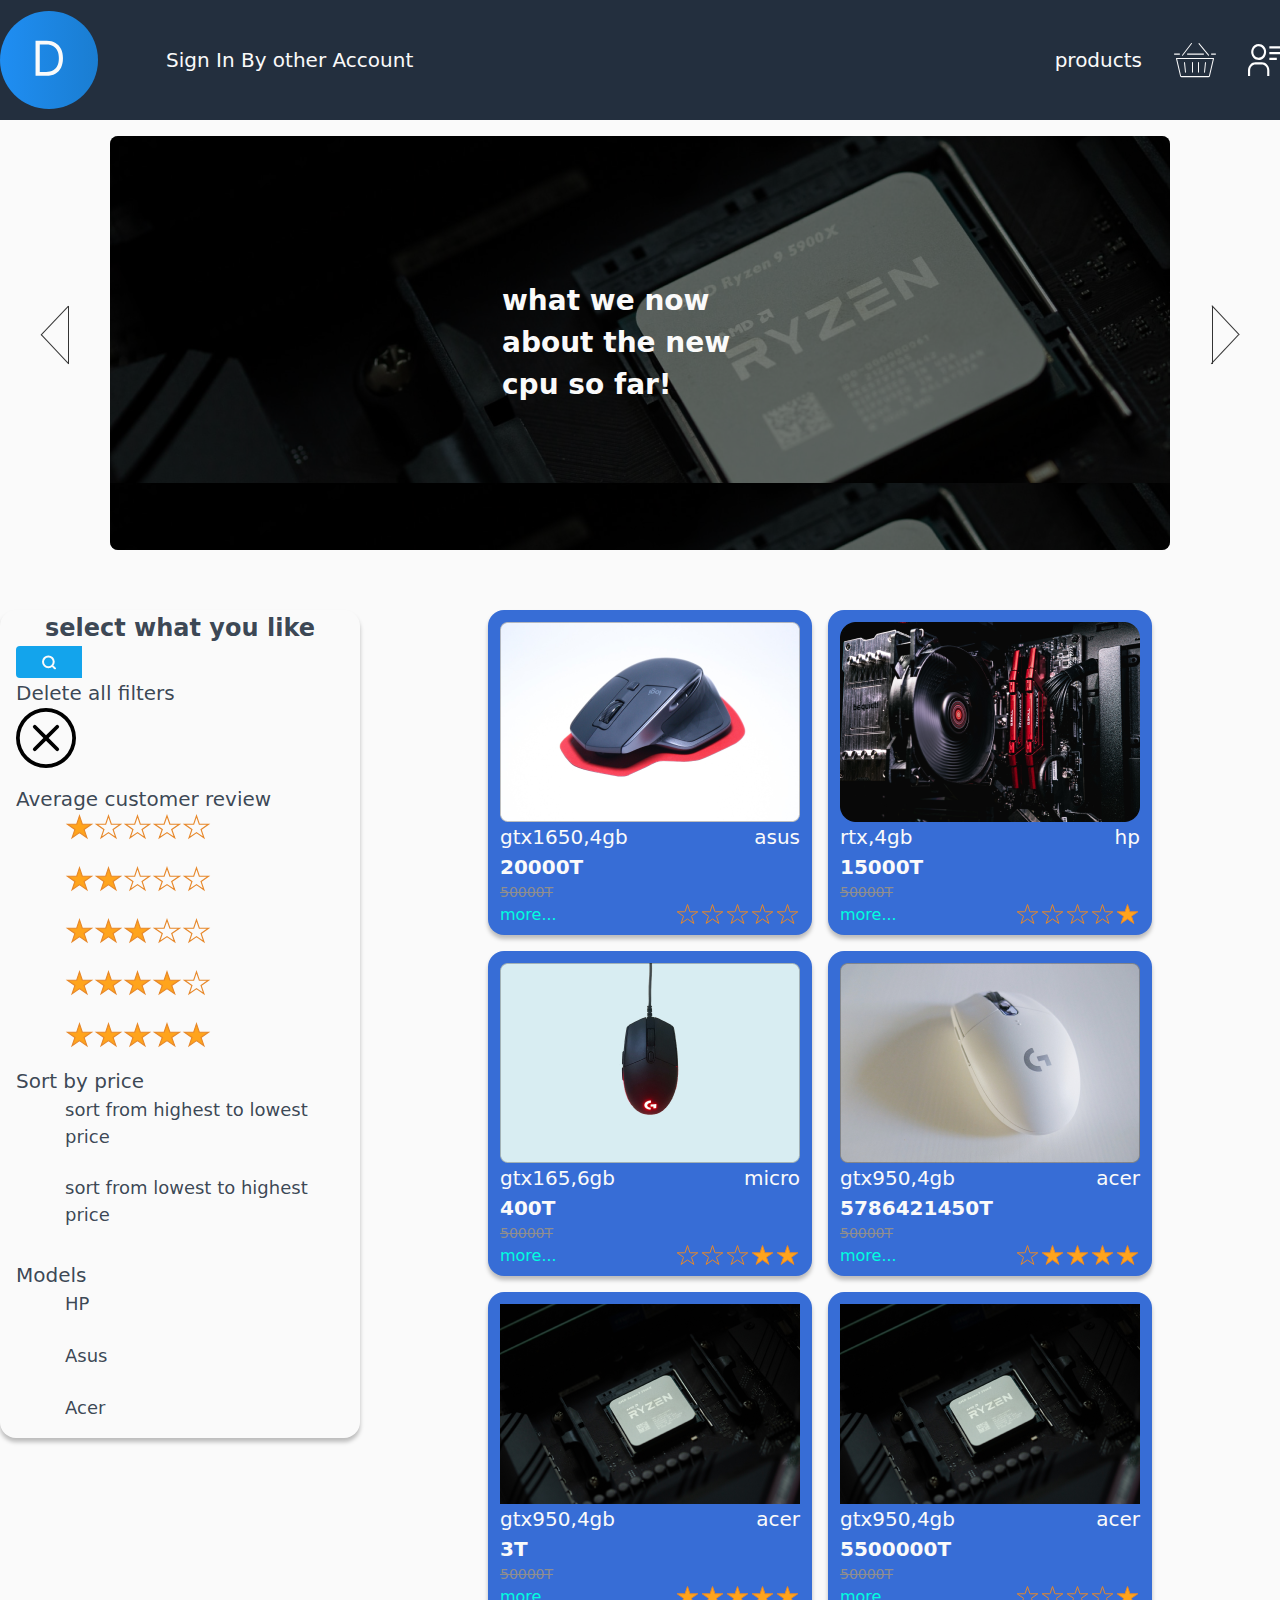
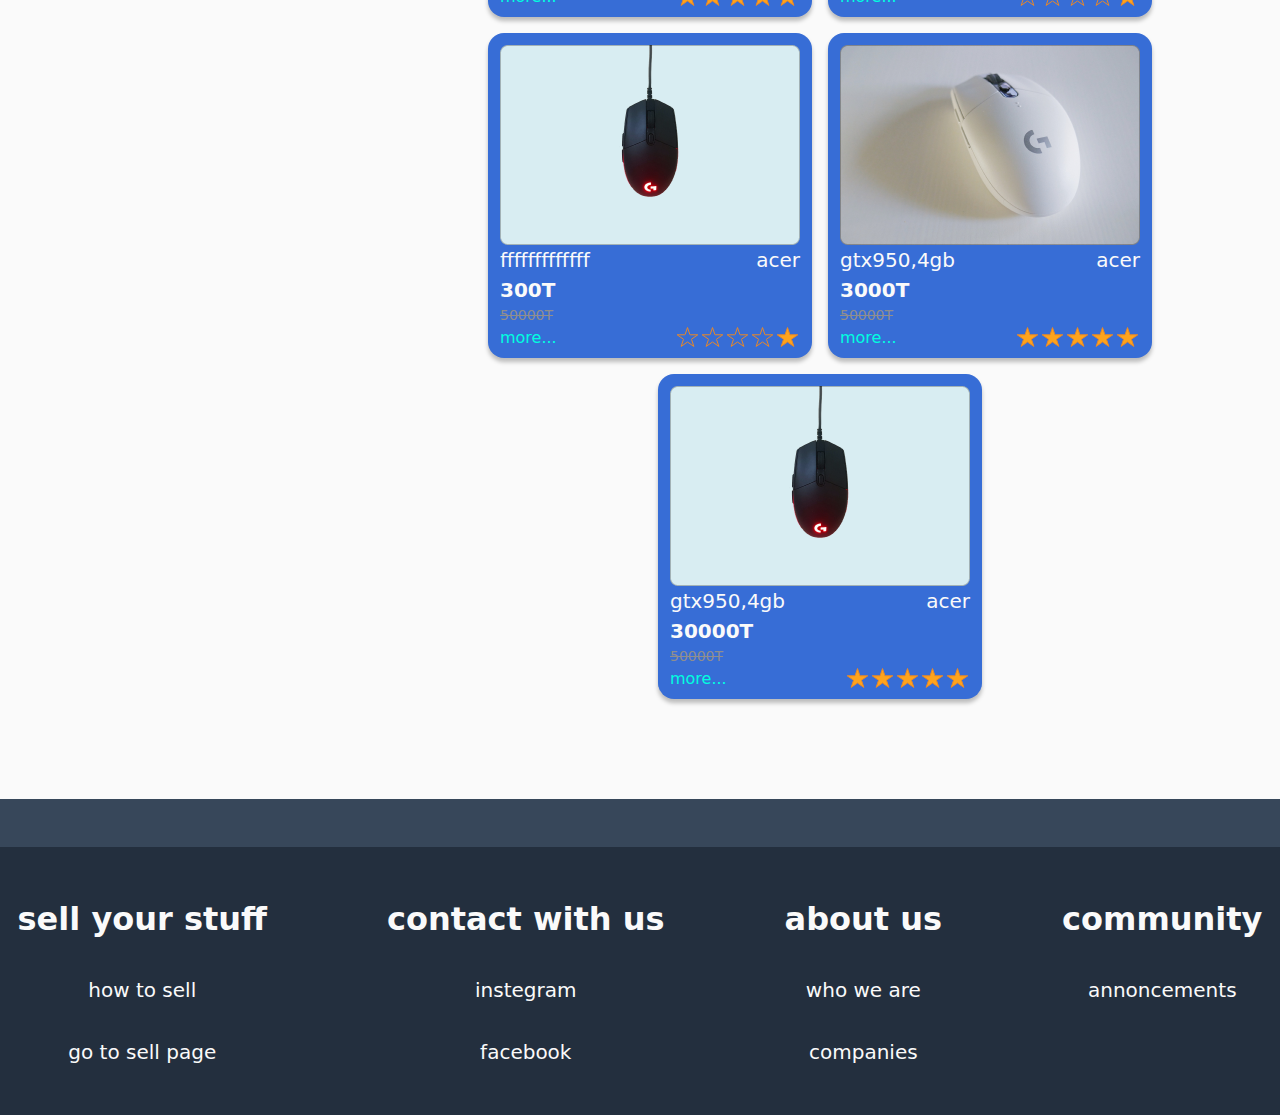
<file: html/home-page.html>
<!DOCTYPE html>
<html lang="en">
    <head>
        <meta charset="UTF-8">
        <meta name="veiwport" content="width=device-width , initial-scale=1 , maximum-scale=1">
        <meta name="author" content="ARDOTL">
        <meta name="keywords" content="products,cpu,shop">
        <meta name="description" content="buy,fast,easy,cheap">
        <title>products Page ARDOTL</title>
        <link rel="stylesheet" href="../css/bootstrap.css"/>
        <link rel="stylesheet" href="../css/sign-in.css"/>
        <link rel="preconnect" href="https://fonts.googleapis.com">
        <link rel="preconnect" href="https://fonts.gstatic.com" crossorigin>
        <link href="https://fonts.googleapis.com/css2?family=Noto+Sans:wght@400;500;600&display=swap" rel="stylesheet">
    </head>
    <body id="body-products" class="body-products">
        <header class=" main-header-container">
            <div class=" container d-flex justify-content-between">
                <div class="logo-search-container d-flex align-items-center gap-68">
                    <img class="website-logo-main-header padding-top-bot-11" src="../img/logo-blue.svg" alt="website logo">
                    <a href="./sign-in-page.html" class="f-size-20 fw-normal">Sign In By other Account</a>
                </div>
                <div class="profile-basket-products-container d-flex align-items-center gap-32">
                    <div class="sell-products-main-header f-size-20 fw-normal">sell products</div>
                    <a href="./home-page.html" class="products-main-header f-size-20 fw-normal">products</a>
                    <a href="./user-basket-page.html" class="user-basket-container">
                        <img class="basket-icon-main-header" src="../img/basket.svg" alt="your basket">
                    </a>
                    <img class="profile-user-main-header" src="../img/profile-icon.svg" alt="your profile">
                </div>
            </div>
        </header>
        <main>  

            <div class="main-hero-sction-products-page d-flex align-items-center gap-3 justify-content-center  px-3 margin-bot-60">
                <img id="prev-button-main-hero-section" class="main-hero-sction-products-page mx-4" src="../img/arrow-left.svg" alt="image of news">
                <div id="main-hero-section-text-and-icon-products-page" class="main-hero-section-text-products-page ">
                    <div class="text-of-hero-section fw-bold f-size-28 white-color-fafafa">
                        what we now about the new cpu so far!
                    </div>
                </div>
                <img id="next-button-main-hero-section" class="main-hero-sction-products-page mx-4" src="../img/arrow-right.svg" alt="image of news">

            </div>
            <div class="d-flex justify-content-center">
                <div class="filter-all-container-main box-shadow-one px-3 h-75">
                    <div class="filter-title-products-page d-flex align-items-center justify-content-center fw-bold f-size-24">
                        select what you like
                    </div>
                    <div class="search-for-products-container d-flex align-items-center gap-68">
                        <form class="search-container-product-page d-flex align-items-center">
                            <img id="search-icon-product-page" class="search-icon-product-page" src="../img/search-icon.svg" alt="search icon">
                            <input id="search-input-product-page" class="search-input-product-page py-1 " type="search" placeholder="search...">
                        </form>
                    </div>
                    <div class="delete-all-filters-container mb-3 d-flex flex-column">
                        <div class="delete-all-filters f-size-20 font-weight-500 ">
                            Delete all filters
                        </div>
                        <img id="delete-all-filters" class="delete-icon with-60-px" src="../img/x-circle.svg">
                    </div>
                    <div class="filter-products-page-container d-flex justify-content-between flex-column align-items-start gap-3 mb-3">
                        <div class="rating-of-product-container">
                            <div class="title-of-type-products f-size-20 font-weight-500 d-flex flex-column">
                                Average customer review
                            </div>
                            <ul class="list-of-filter-rating-products-page d-flex flex-column gap-4 flex-wrap">
                                <li class="type-hp-container d-flex gap-3">
                                    <img id="rating-one-star-filter-box" class="empty-check-box" src="../img/empty-box.svg" alt="empty check box">
                                    <div class="star-container d-flex">
                                        <img class="star-icon" src="../img/filled-star.svg" alt="star-review">
                                        <img class="star-icon" src="../img/empty-star.svg" alt="star-review">
                                        <img class="star-icon" src="../img/empty-star.svg" alt="star-review">
                                        <img class="star-icon" src="../img/empty-star.svg" alt="star-review">
                                        <img class="star-icon" src="../img/empty-star.svg" alt="star-review">
                                    </div>
                                </li>
                                <li class="type-hp-container d-flex gap-3">
                                    <img id="rating-two-star-filter-box" class="empty-check-box" src="../img/empty-box.svg" alt="empty check box">
                                    <div class="star-container d-flex">
                                        <img class="star-icon" src="../img/filled-star.svg" alt="star-review">
                                        <img class="star-icon" src="../img/filled-star.svg" alt="star-review">
                                        <img class="star-icon" src="../img/empty-star.svg" alt="star-review">
                                        <img class="star-icon" src="../img/empty-star.svg" alt="star-review">
                                        <img class="star-icon" src="../img/empty-star.svg" alt="star-review">
                                    </div>
                                </li>
                                <li class="type-hp-container d-flex gap-3">
                                    <img id="rating-three-star-filter-box" class="empty-check-box" src="../img/empty-box.svg" alt="empty check box">
                                    <div class="star-container d-flex">
                                        <img class="star-icon" src="../img/filled-star.svg" alt="star-review">
                                        <img class="star-icon" src="../img/filled-star.svg" alt="star-review">
                                        <img class="star-icon" src="../img/filled-star.svg" alt="star-review">
                                        <img class="star-icon" src="../img/empty-star.svg" alt="star-review">
                                        <img class="star-icon" src="../img/empty-star.svg" alt="star-review">
                                    </div>
                                </li>
                                <li class="type-hp-container d-flex gap-3">
                                    <img id="rating-four-star-filter-box" class="empty-check-box" src="../img/empty-box.svg" alt="empty check box">
                                    <div class="star-container d-flex">
                                        <img class="star-icon" src="../img/filled-star.svg" alt="star-review">
                                        <img class="star-icon" src="../img/filled-star.svg" alt="star-review">
                                        <img class="star-icon" src="../img/filled-star.svg" alt="star-review">
                                        <img class="star-icon" src="../img/filled-star.svg" alt="star-review">
                                        <img class="star-icon" src="../img/empty-star.svg" alt="star-review">
                                    </div>
                                </li>
                                <li class="type-hp-container d-flex gap-3">
                                    <img id="rating-five-star-filter-box" class="empty-check-box" src="../img/empty-box.svg" alt="empty check box">
                                    <div class="star-container d-flex">
                                        <img class="star-icon" src="../img/filled-star.svg" alt="star-review">
                                        <img class="star-icon" src="../img/filled-star.svg" alt="star-review">
                                        <img class="star-icon" src="../img/filled-star.svg" alt="star-review">
                                        <img class="star-icon" src="../img/filled-star.svg" alt="star-review">
                                        <img class="star-icon" src="../img/filled-star.svg" alt="star-review">
                                    </div>
                                </li>
                            </ul>
                        </div>
                        <div class="price-of-product-container mb-3 d-flex flex-column">
                            <div class="title-of-type-products f-size-20 font-weight-500 ">
                                Sort by price
                            </div>
                            <ul class="list-of-filter-types-products-page d-flex flex-column gap-4 flex-wrap ">
                                <li class="type-hp-container d-flex gap-3">
                                    <img id="highest-to-lowest-filter-box" class="empty-check-box" src="../img/empty-box.svg" alt="empty check box">
                                    <div class="highest-to-lowest f-size-18 fw-normal">
                                        sort from highest to lowest price
                                    </div>
                                </li>
                                <li class="type-hp-container d-flex gap-3">
                                    <img id="lowest-to-highest-filter-box" class="empty-check-box" src="../img/empty-box.svg" alt="empty check box">
                                    <div class="lowest-to-highest f-size-18 fw-normal">
                                        sort from lowest to highest price
                                    </div>
                                </li>
                            </ul>
                        </div>
                        <div class="type-of-product-container d-flex flex-column">
                            <div class="title-of-type-products f-size-20 font-weight-500">
                                Models
                            </div>
                            <ul class="list-of-filter-types-products-page d-flex flex-column gap-4 flex-wrap">
                                <li class="type-hp-container d-flex gap-3">
                                    <img id="model-hp-checkbox"  class="empty-check-box" src="../img/empty-box.svg" alt="empty check box">
                                    <div class="text-hp f-size-18 fw-normal">
                                        HP
                                    </div>
                                </li>
                                <li class="type-hp-container d-flex gap-3">
                                    <img id="model-asus-checkbox" class="empty-check-box" src="../img/empty-box.svg" alt="empty check box">
                                    <div class="text-hp f-size-18 fw-normal" >
                                        Asus
                                    </div>
                                </li>
                                <li class="type-hp-container d-flex gap-3">
                                    <img id="model-acer-checkbox" class="empty-check-box" src="../img/empty-box.svg" alt="empty check box">
                                    <div class="text-hp f-size-18 fw-normal">
                                        Acer
                                    </div>
                                </li>
                            </ul>
                        </div>
                    </div>
                </div>
                <ul id="all-products-card-container-products-page" class="all-products-card-container-products-page w-75 d-flex flex-row align-items-center flex-wrap gap-3 justify-content-center">
    
                </ul>
            </div>
        </main>
        <footer class="main-footer margin-top-100 pt-5 background-37475A">
            <div class="second-container-of-main-footer background-232F3E white-color-fafafa d-flex gap-120 justify-content-center py-5">
                <ul class="sell-your-stuff-container  d-flex flex-column align-items-center gap-32">
                    <li class="title-of-sell-your-stuff f-size-32 fw-bold ">
                        sell your stuff
                    </li>
                    <li class="how-to-sell fw-normal f-size-20">
                        how to sell
                    </li>
                    <li class="go-to-sell-page fw-normal f-size-20">
                        go to sell page
                    </li>
                </ul>
                <ul class="contact-with-us-container d-flex flex-column align-items-center gap-32">
                    <li class="contact-with-us f-size-32 fw-bold">
                        contact with us
                    </li>
                    <li class="instegram-page fw-normal f-size-20">
                        instegram
                    </li>
                    <li class="facebook-page fw-normal f-size-20">
                        facebook
                    </li>
                </ul>
                <ul class="about-us-container d-flex flex-column align-items-center gap-32">
                    <li class="about-us f-size-32 fw-bold">
                        about us
                    </li>
                    <li class="who-we-are fw-normal f-size-20">
                        who we are
                    </li>
                    <li class="companies-page fw-normal f-size-20">
                        companies
                    </li>
                </ul>
                <ul class="community-section-container d-flex flex-column align-items-center gap-32">
                    <li class="community-title f-size-32 fw-bold">
                        community
                    </li>
                    <li class="annoncements-page fw-normal f-size-20">
                        annoncements
                    </li>
                </ul>
            </div>
        </footer>
        <script type="module" src="../js/index.js"></script>
    </body>

</html>
</file>
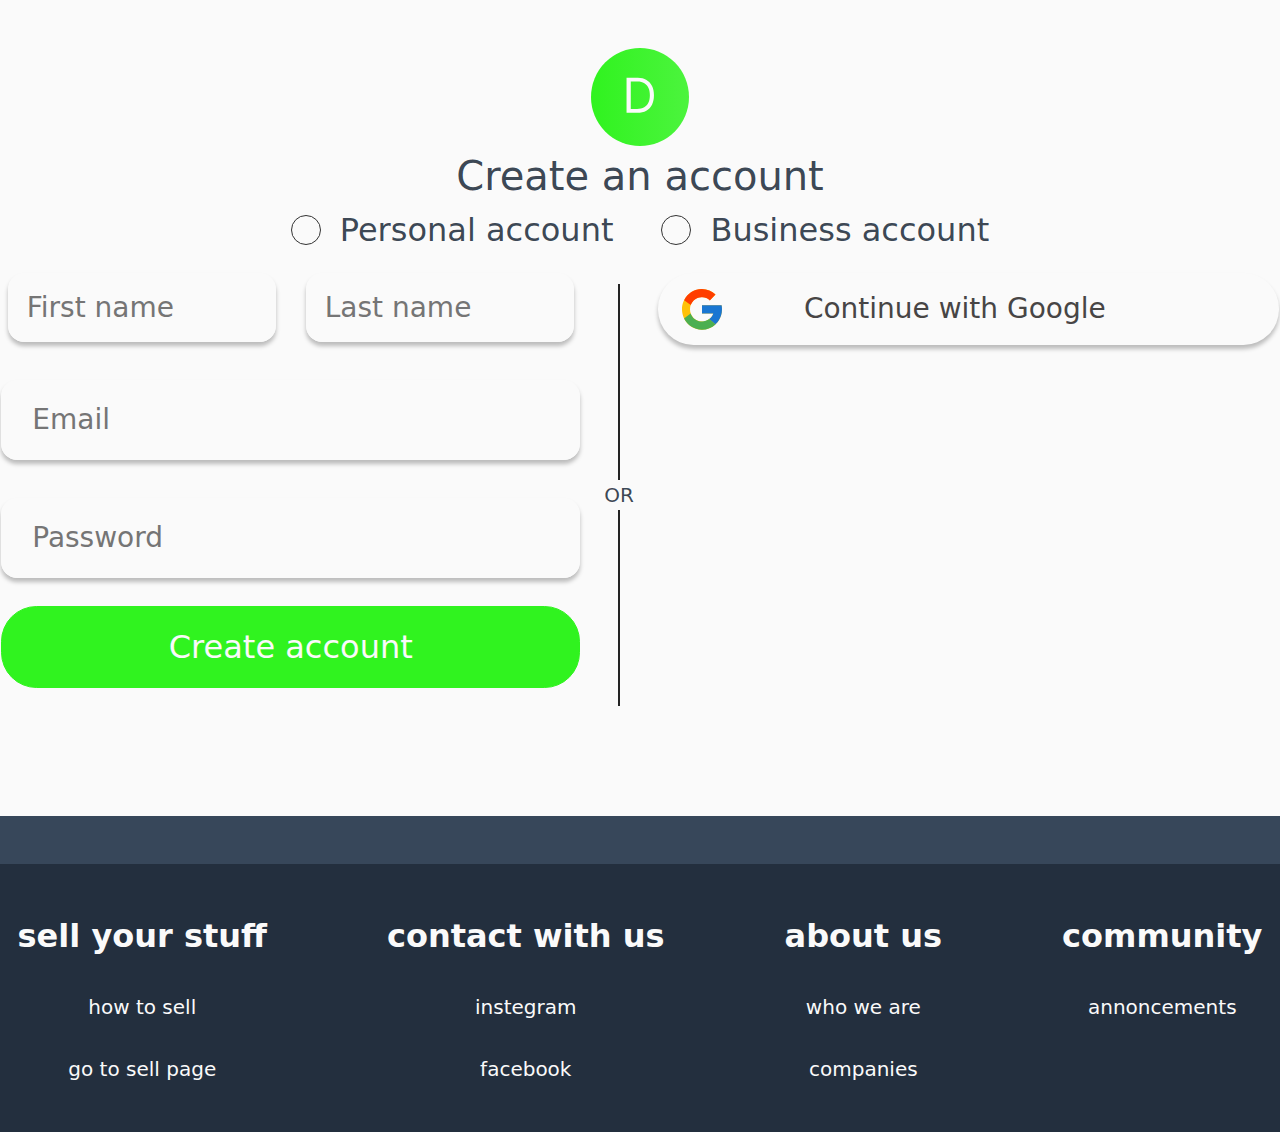
<file: html/sign-in-page.html>
<!DOCTYPE html>
<html lang="en">
    <head>
        <meta charset="UTF-8">
        <meta name="viewport" content="width:device-width , initial-scale:1 , maximum-scale:1">
        <meta name="author" content="AmirRaeisi&ARDOTL">
        <meta name="description" content="wanna shop? here you can shop fast , easy , safe and cheap">
        <meta name="keywords" content="fast,safe,game,controller,console,laptop">
        <title>ARDOTL Shop</title>
        <link rel="stylesheet" href="../css/bootstrap.css"/>
        <link rel="stylesheet" href="../css/sign-in.css"/>
        <link rel="preconnect" href="https://fonts.googleapis.com">
        <link rel="preconnect" href="https://fonts.gstatic.com" crossorigin>
        <link href="https://fonts.googleapis.com/css2?family=Noto+Sans:wght@400;500;600&display=swap" rel="stylesheet">
    </head>
    <body>
        <header class="sign-in-title d-flex align-items-center flex-column mt-5">
            <img class="website-title" src="../img/Icon.svg" alt="ARDOTL LOGO">
            <div class="create-account-title f-size-40 fw-normal">Create an account</div>
        </header>
        <main class="">
            <div class="select-your-account-type-container d-flex align-items-center justify-content-center gap-5">
                <div class="personal-acc-container d-flex flex-row-reverse gap-19">
                    <div class="personal-account f-size-32 fw-normal">Personal account</div>
                    <img id="btn-for-personal-account" class="filled-btn" src="../img/empty-button.svg">
                </div>
                <div class="bussines-acc-container d-flex flex-row-reverse gap-19">
                    <div class="business-account f-size-32 fw-normal">Business account</div>
                    <img id="btn-for-business-account" class="empty-btn" src="../img/empty-button.svg">
                </div>
            </div>
            <div class="different-methods-container d-flex justify-content-center gap-4 margin-top-19">
                <div class="website-sign-in-main-method-container d-flex flex-column">
                        <form class="first-name-last-name-inputs-container d-flex  justify-content-center gap-30">
                            <div id="container-for-error-input-first-name" class="container-for-error-input-first-name">
                                <input id="first-name-input" class="first-name-input background-none border-1-FAFAFA box-shadow-one f-size-28 fw-normal border-radius-8 outline-border-none" type="text" placeholder="First name" >

                            </div>
                            <div id="container-for-error-input-last-name" class="container-for-error-input-last-name">
                                <input id="last-name-input" class="last-name-input background-none box-shadow-one border-1-FAFAFA f-size-28 fw-normal border-radius-8 outline-border-none" type="text" placeholder="Last name" >

                            </div>

                        </form>
                        <form class="email-password-inputs-container d-flex flex-column margin-top-38">
                            <div id="container-for-error-input-email-name" class="container-for-error-input-email-name">
                                <input id="email-name-input" class="email-name-input background-none box-shadow-one border-1-FAFAFA w-100 f-size-28 fw-normal border-radius-8 outline-border-none" type="email" placeholder="Email " >
                            </div>
                            <div id="container-for-error-input-password-name" class="container-for-error-input-password-name">
                                <input id="password-name-input" class="password-name-input box-shadow-one w-100 background-none border-1-FAFAFA f-size-28 fw-normal border-radius-8 outline-border-none margin-top-38" type="password" placeholder="Password" >
                            </div>
                            
                            
                        </form>

                    <div class="create-button-container d-flex align-items-center justify-content-center my-4">
                        <button id="create-your-account-btn" class="create-your-account-btn f-size-32 fw-normal py-3 my-1" >Create account</button>
                    </div>
                </div>
                <div class="d-flex justify-content-center align-items-center">
                    <div class="or-text d-flex flex-column align-items-center  f-size-20 fw-normal">OR</div>
                </div>

                <div class="other-methods-sign-in-container">
                    <div class="google-play-method d-flex align-items-center box-shadow-one">
                        <img class="google-icon-method" src="../img/google-icon.svg">
                        <span class="google-method-title f-size-28 fw-normal">
                            Continue with Google
                        </span>
                    </div>
                </div>
            </div>
        </main>
        <footer class="main-footer margin-top-100 pt-5 background-37475A">
            <div class="second-container-of-main-footer background-232F3E white-color-fafafa d-flex gap-120 justify-content-center py-5">
                <ul class="sell-your-stuff-container  d-flex flex-column align-items-center gap-32">
                    <li class="title-of-sell-your-stuff f-size-32 fw-bold ">
                        sell your stuff
                    </li>
                    <li class="how-to-sell fw-normal f-size-20">
                        how to sell
                    </li>
                    <li class="go-to-sell-page fw-normal f-size-20">
                        go to sell page
                    </li>
                </ul>
                <ul class="contact-with-us-container d-flex flex-column align-items-center gap-32">
                    <li class="contact-with-us f-size-32 fw-bold">
                        contact with us
                    </li>
                    <li class="instegram-page fw-normal f-size-20">
                        instegram
                    </li>
                    <li class="facebook-page fw-normal f-size-20">
                        facebook
                    </li>
                </ul>
                <ul class="about-us-container d-flex flex-column align-items-center gap-32">
                    <li class="about-us f-size-32 fw-bold">
                        about us
                    </li>
                    <li class="who-we-are fw-normal f-size-20">
                        who we are
                    </li>
                    <li class="companies-page fw-normal f-size-20">
                        companies
                    </li>
                </ul>
                <ul class="community-section-container d-flex flex-column align-items-center gap-32">
                    <li class="community-title f-size-32 fw-bold">
                        community
                    </li>
                    <li class="annoncements-page fw-normal f-size-20">
                        annoncements
                    </li>
                </ul>
            </div>
        </footer>
        <script src="../js/signInValidation.js"></script>
    </body>
</html>
</file>
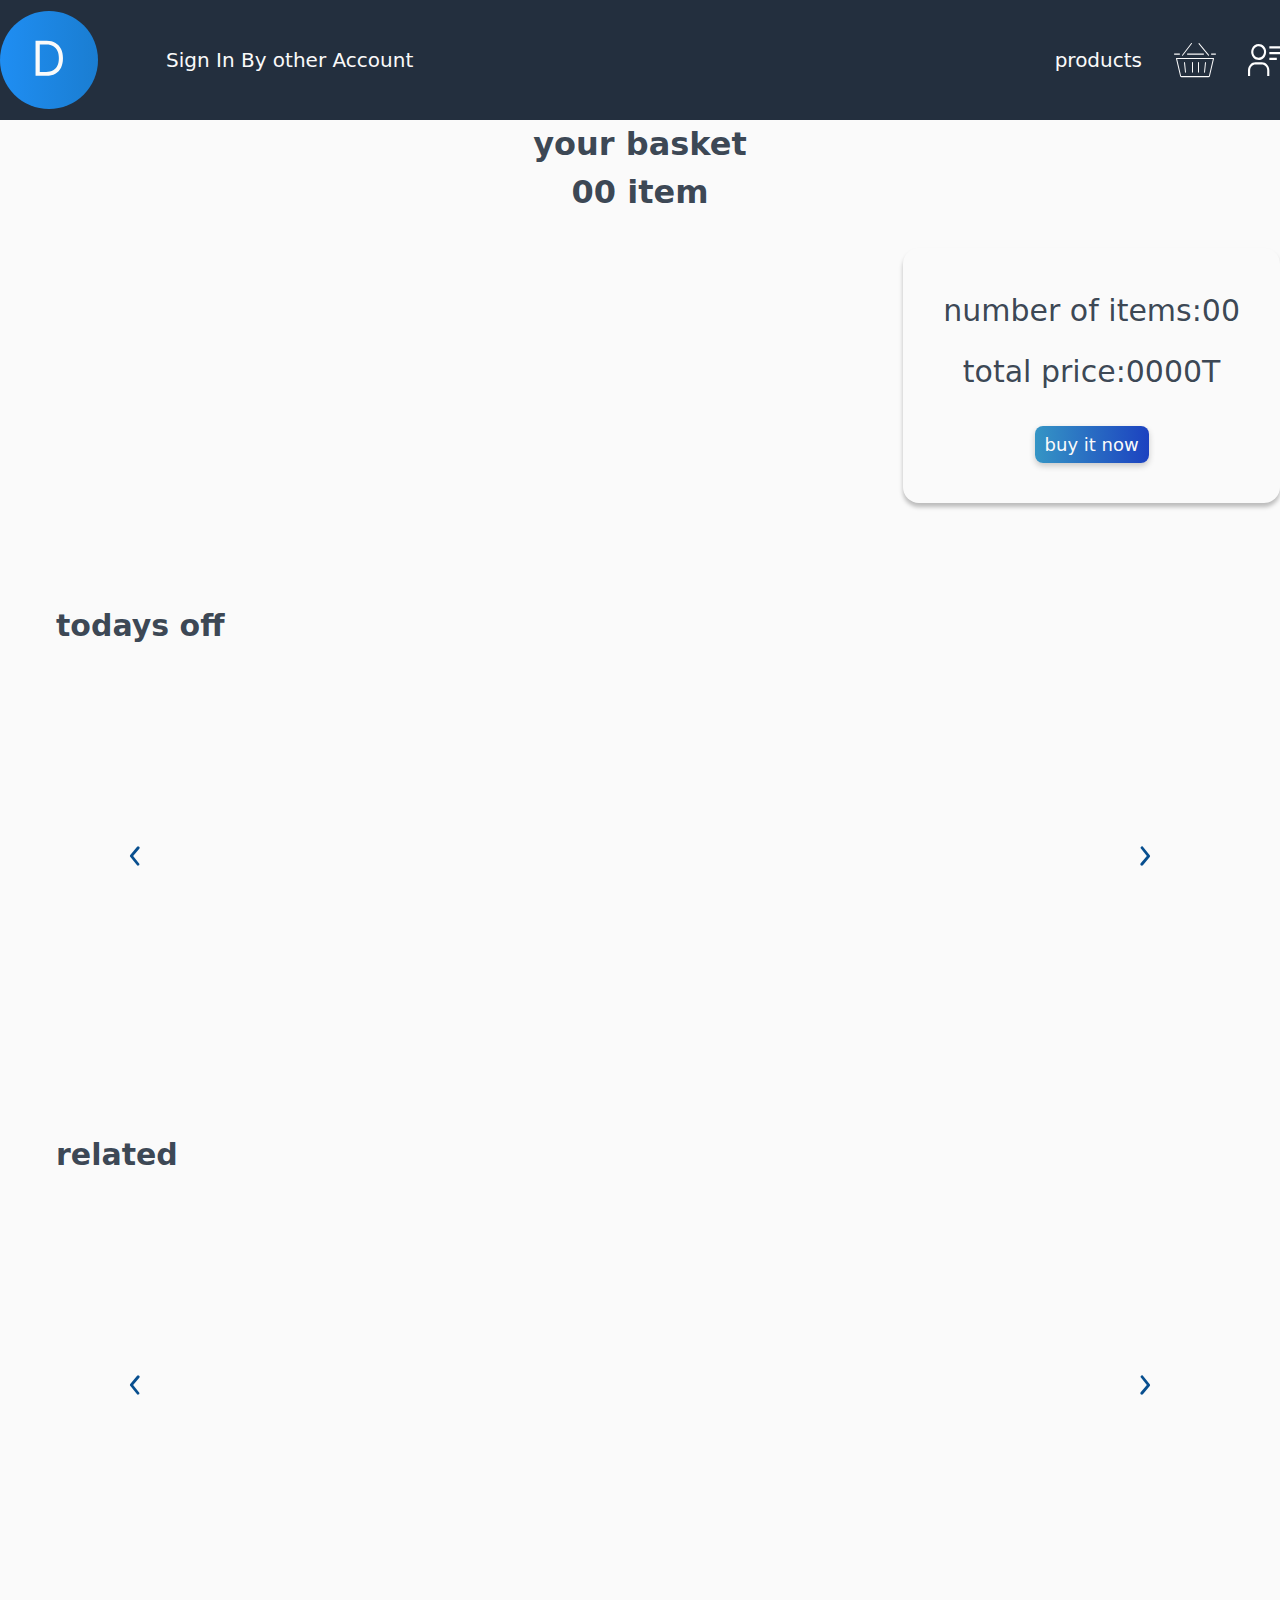
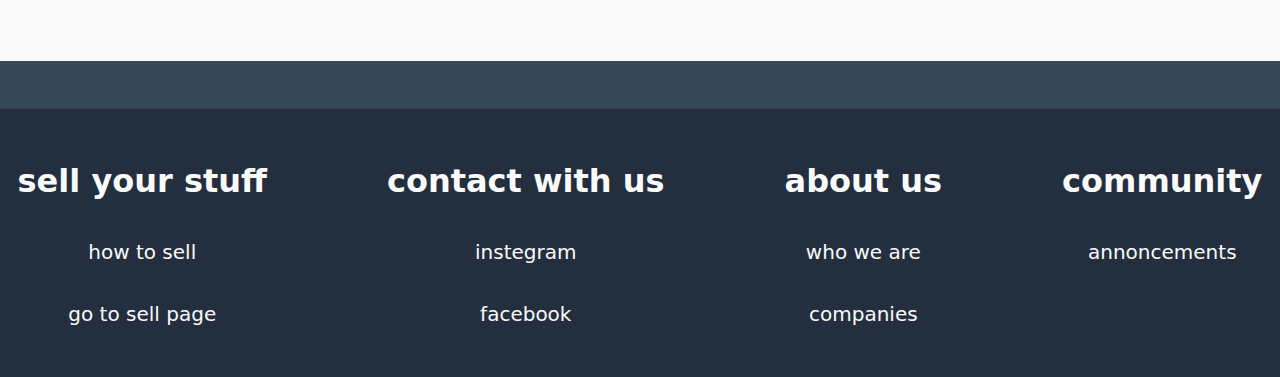
<file: html/user-basket-page.html>
<!DOCTYPE html>
<html lang="en">
    <head>
        <meta charset="UTF-8">
        <meta name="veiwport" content="width=device-width , initial-scale=1 , maximum-scale=1">
        <meta name="author" content="ARDOTL">
        <meta name="keywords" content="products,cpu,shop">
        <meta name="description" content="buy,fast,easy,cheap">
        <title>user basket ARDOTL</title>
        <link rel="stylesheet" href="../css/bootstrap.css"/>
        <link rel="stylesheet" href="../css/sign-in.css"/>
        <link rel="preconnect" href="https://fonts.googleapis.com">
        <link rel="preconnect" href="https://fonts.gstatic.com" crossorigin>
        <link href="https://fonts.googleapis.com/css2?family=Noto+Sans:wght@400;500;600&display=swap" rel="stylesheet">
    </head>
    <body class="more-detaild-about-one-product">
        <header class=" main-header-container">
            <div class=" container d-flex justify-content-between">
                <div class="logo-search-container d-flex align-items-center gap-68">
                    <img class="website-logo-main-header padding-top-bot-11" src="../img/logo-blue.svg" alt="website logo">
                    <a href="./sign-in-page.html" class="f-size-20 fw-normal">Sign In By other Account</a>
                </div>
                <div class="profile-basket-products-container d-flex align-items-center gap-32">
                    <div class="sell-products-main-header f-size-20 fw-normal">sell products</div>
                    <a href="./home-page.html" class="products-main-header f-size-20 fw-normal">products</a>
                    <a href="./user-basket-page.html" class="user-basket-container">
                        <img class="basket-icon-main-header" src="../img/basket.svg" alt="your basket">
                    </a>
                    <img class="profile-user-main-header" src="../img/profile-icon.svg" alt="your profile">
                </div>
            </div>
        </header>
        <main class="container">
            <div class="title-of-main-products-container d-flex flex-column mb-3">
                <div class="your-basket-title-text fw-bold f-size-32 align-self-center">
                    your basket
                </div>
                <div id="item-counter-text-header" class="item-counter-text-header fw-bold f-size-32 align-self-center mb-3">
                    00 item
                </div>
            </div>
            <div class="buy-your-items-and-products-in-basket-container d-flex flex-row-reverse justify-content-between">
                <div class="buy-your-items-container d-flex  justify-content-between align-self-start">
                    <div class="buy-your-items-container box-shadow-one padd-40 d-flex flex-column align-items-center gap-3">
                        <div id="number-of-items" class="number-of-items fw-normal f-size-30">
                            number of items:00
                        </div>
                        <div id="total-price-of-items" class="total-price-of-items fw-normal f-size-30">
                            total price:0000T
                        </div>
                        <button id="buy-your-items-btn" class="buy-your-items-btn fw-normal f-size-18 mt-3 first-button-blue">
                            buy it now
                        </button>
                    </div>
                </div>
                <div id="products-in-basket-container" class="products-in-basket-container flex-grow-1">

                </div>
            </div>
            <div class="todays-off-title margin-top-100 fw-bold f-size-30 margin-left-56 pb-3 mb-3">
                todays off
            </div>
            <div class="slider-product-container d-flex gap-2 justify-content-center">
                <img id="prev-arrow-todays-off" class="prev-arrow " src="../img/left arrow.svg" alt="previous arrow">
                <div id="related-section-container" class="related-section-container d-flex gap-3 position-relative align-items-center w-75">
                    <div id="todays-off-products-container" class="related-products-container d-flex gap-3 position-absolute">
                    </div>
                </div>
                <img id="next-arrow-todays-off" class="next-arrow " src="../img/right arrow.svg" alt="previous arrow">
            </div>
            <div class="related-title margin-top-100 fw-bold f-size-30 margin-left-56 pb-3 mb-3">
                related
            </div>
            <div class="slider-product-container d-flex gap-2 justify-content-center">
                <img id="prev-arrow" class="prev-arrow " src="../img/left arrow.svg" alt="previous arrow">
                <div id="related-section-container" class="related-section-container d-flex gap-3 position-relative align-items-center w-75">
                    <div id="related-products-container" class="related-products-container d-flex gap-3 position-absolute">
                    </div>
                </div>
                <img id="next-arrow" class="next-arrow " src="../img/right arrow.svg" alt="previous arrow">
            </div>
        </main>
        <footer class="main-footer margin-top-100 pt-5 background-37475A">
            <div class="second-container-of-main-footer background-232F3E white-color-fafafa d-flex gap-120 justify-content-center py-5">
                <ul class="sell-your-stuff-container  d-flex flex-column align-items-center gap-32">
                    <li class="title-of-sell-your-stuff f-size-32 fw-bold ">
                        sell your stuff
                    </li>
                    <li class="how-to-sell fw-normal f-size-20">
                        how to sell
                    </li>
                    <li class="go-to-sell-page fw-normal f-size-20">
                        go to sell page
                    </li>
                </ul>
                <ul class="contact-with-us-container d-flex flex-column align-items-center gap-32">
                    <li class="contact-with-us f-size-32 fw-bold">
                        contact with us
                    </li>
                    <li class="instegram-page fw-normal f-size-20">
                        instegram
                    </li>
                    <li class="facebook-page fw-normal f-size-20">
                        facebook
                    </li>
                </ul>
                <ul class="about-us-container d-flex flex-column align-items-center gap-32">
                    <li class="about-us f-size-32 fw-bold">
                        about us
                    </li>
                    <li class="who-we-are fw-normal f-size-20">
                        who we are
                    </li>
                    <li class="companies-page fw-normal f-size-20">
                        companies
                    </li>
                </ul>
                <ul class="community-section-container d-flex flex-column align-items-center gap-32">
                    <li class="community-title f-size-32 fw-bold">
                        community
                    </li>
                    <li class="annoncements-page fw-normal f-size-20">
                        annoncements
                    </li>
                </ul>
            </div>
        </footer>
        <script type="module" src="../js/user-basket.js"></script>
    </body>
</html>
</file>
<file: css/sign-in.css>
/************************************
CSS Reset
*************************************/

*{
    padding: 0;
    margin: 0;
    box-sizing: border-box;
}
a{
    text-decoration: none;
    color: #fafafa;
}

ul,li{
    display: inline-block;
    padding: 0;
    margin: 0;
}
body{
    background: #fafafa;
    color: rgba(35, 47, 62, 0.89);
}
.container{
    max-width: 1360px;
    margin: 0 auto;
    padding: 0;
}
/************************************
Utils
*************************************/
.background-37475A{
    background-color: #37475A;
}
.background-232F3E{
    background-color: #232F3E;
}
.background-fafafa{
    background-color: #fafafa;
}
.position-relative{
    position: relative;
}
.position-absolute{
    position: absolute;
}
.red-color{
    color: red;
}
.gray-color-8F8E8E{
    color: #8F8E8E;
}
.cyan-color-00FFE0{
    color: #00FFE0;
}
.width-26-percentage{
    width: 26%;
}
.width-39-percentage{
    width: 39.045%;
}
.width-24-percentage{
    width: 24.118%;
}
.padd-20{
    padding: 1.25rem;
}
.padd-bot-20{
    padding-bottom: 1.25rem;
}
.white-color-fafafa{
    color: #fafafa;
}
.width-79{
    width: 79%;
}
.border-radius-8{
    border-radius: .5rem;
}
.outline-border-none{
    outline: none;
}
.border-1-FAFAFA{
    border: 0.0625rem #fafafa solid;
}
.border-1-333333{
    border: 0.0625rem #333333 solid;
}
.background-none{
    background: none;
}
.gap-30{
    gap: 1.875rem;
}
.gap-68{
    gap: 4.25rem;
}
.gap-120{
    gap:7.5rem;
}
.gap-32{
    gap: 2rem;
}
.gap-54{
    gap: 3.375rem;
}
.gap-19{
    gap: 1.1875rem;
}
.margin-top-38{
    margin-top: 2.375rem;
}
.margin-left-56{
    margin-left: 3.5rem;
}
.margin-left-76{
    margin-left: 4.5rem;
}
.margin-bot-60{
    margin-bottom: 3.75rem;
}
.margin-top-19{
    margin-top: 1.1875rem;
}
.padding-top-bot-11{
    padding-top: 0.6875rem;
    padding-bottom: 0.6875rem;
}
.text-decoration-line-through{
    text-decoration: line-through;
}
.font-weight-500{
    font-weight: 500;
}
.box-shadow-one{
    box-shadow: 0rem .25rem .25rem rgba(0, 0, 0, 0.25);
    border-radius: 1rem;
}
.margin-top-100{
    margin-top: 6.25rem;
}
.width-30{
    width:30%;
}
.width-71-percentage{
    width: 71%;
}
.padd-36{
    padding: 2.25rem;
}
.padd-40{
    padding: 2.5rem;
}
.width-33-percentage{
    width: 33%;
}
.vertical-align-mid{
    vertical-align: middle;
}
.border-orange{
    border: orange 1px solid;
}
.with-60-px{
    width: 3.75rem;
}
.width-18-percentage{
    width: 18%;
}
/**********
typeographi
**********/
.f-size-40{
    font-size:2.5rem ;
}
.f-size-32{
    font-size: 2rem;
}
.f-size-30{
    font-size: 1.875rem;
}
.f-size-16{
    font-size: 1rem;
}
.f-size-18{
    font-size: 1.125rem;
}
.f-size-14{
    font-size: 0.875rem;
}
.f-size-28{
    font-size: 1.75rem;
}
.f-size-20{
    font-size: 1.25rem;
}
.f-size-24{
    font-size: 1.5rem;
}

/************************************
sign in inputs
*************************************/
.first-name-input{
    padding: 0.78125rem 1.125rem;
    width: 16.75rem;
}
.last-name-input{
    padding: 0.78125rem 1.125rem;
    width: 16.75rem;

}
.email-name-input{
    padding: 1.125rem 1.875rem;

}
.password-name-input{
    padding: 1.125rem 1.875rem;

}
/********************************
components
********************************/

.first-button-blue{
    background: linear-gradient(270deg, #1B3FC0 -3.68%, #3595C5 100%);
    box-shadow: 0px 3px 6px rgba(0, 0, 0, 0.2);
    border-radius: 8px;
    border: none;
    color: #fafafa;
    padding: 5px 10px;
}
.create-your-account-btn{
    padding-left: 10.40625rem;
    padding-right: 10.40625rem;
    background-color: #30F31F;
    color: #fafafa;
    border: 0.0625rem solid #30F31F;
    border-radius: 2.21875rem;
}
.search-input-product-page{
    background: #3333;
    width: 0%;
    padding: 0;
    transition:  1s linear;
    border: none;
    outline: none;
    border-top-right-radius: 0.25rem;
    border-bottom-right-radius: 0.25rem;
}
.product-card-container-products-page{
    padding: 0.75rem 0.75rem 0.5rem 0.75rem;
    border-radius: 1rem;
    background-color: #376DD6;

}
/***************************
...
**************************/
.google-play-method{
    padding: 0.9375rem 10.8125rem 0.9375rem 1.5rem;
    background: #FAFAFA;

    border-radius: 2.21875rem;
    color: #474545;
    gap: 5.125rem;
}
.search-icon-product-page{
    padding: 0.53125rem 1.625rem;
    border-top-left-radius: 0.25rem;
    border-bottom-left-radius: 0.25rem;
    background-color: #13A4EC;
    transition:  1s;
}
.or-text::before{
    display: flex;
    content: '';
    border: 0.0625rem solid #232323;
    height: 12.25rem;
}
.or-text::after{
    display: flex;
    content: '';
    border: 0.0625rem solid #232323;
    height: 12.25rem;
}
/**************************
main header
****************************/

.main-header-container{
    background-color: #232F3E;
    width: 100%;
}

/**************
product page
***************/
/* .body-products{
    background-color: rgba(35, 47, 62, 89%);
} */

/******
hero-section-home-page
**********/
.main-hero-sction-home-page{
    background-image: url(../img/hero-section-img.png);
}
.main-hero-section-text-home-page{
    padding: 9.532rem 0;
}
/***********
progress bar for review
********************/
.comments-of-users-container{
    height: 30rem;
    overflow-y: scroll;
}
.progress-bar-container{
    border-radius: 1rem;
    border: 0.0625rem solid #fafafa;
    width: 75%;
}
.progress-bar{
    border-radius: 1rem;
    background-color: orange;
    padding: 0.5rem 1rem 0.875rem 1rem;
    transition: 1s all;
    width: 0%;
}
/**************
more details page
**************/
.input-for-determine-number-of-products{
    text-align: center;
    border: none;
    outline: none;
    border-top: 0.0625rem #333333 solid;;
    border-bottom: 0.0625rem #333333 solid;;
}
.input-for-determine-number-of-products::-webkit-outer-spin-button,
.input-for-determine-number-of-products::-webkit-inner-spin-button {
  -webkit-appearance: none;
  margin: 0;
}
.mines-btn{
    width: 9.4%;
}
.related-products-container{
    transition: .6s all linear;
    left: 0%;
}
.related-section-container{
    overflow: hidden;
    height: 22rem;
    /* position: relative;
    overflow-y: hidden;
    overflow-x: scroll; */
}
.arrows-container{
    height: 2.5rem;
}
/*******************
slideShow
*******************/
.main-hero-section-text-products-page{
    background-image: url(../img/hero-section-img.png);
    transition: all 1s;
    border-radius: .5rem;
    margin-top: 1rem;
}
.text-of-hero-section{
    padding: 9rem 24.5rem 9rem 24.5rem;
    background-color: rgba(0,0,0,0.5);
    border-radius: .5rem;
}
/****************
home page
****************/
.text-offer-of-product{
    background-image: url(../img/vertical-icon-product.png);
    padding: 0.5rem 4.5rem 10.2rem 0.5rem;

}
.remaning-time-for-off{
    background-color: #084F8F;
    color: #FAFAFA;
    padding: 1.875rem 1.875rem 7rem 1.875rem;
    border-radius: .5rem;
}
</file>
